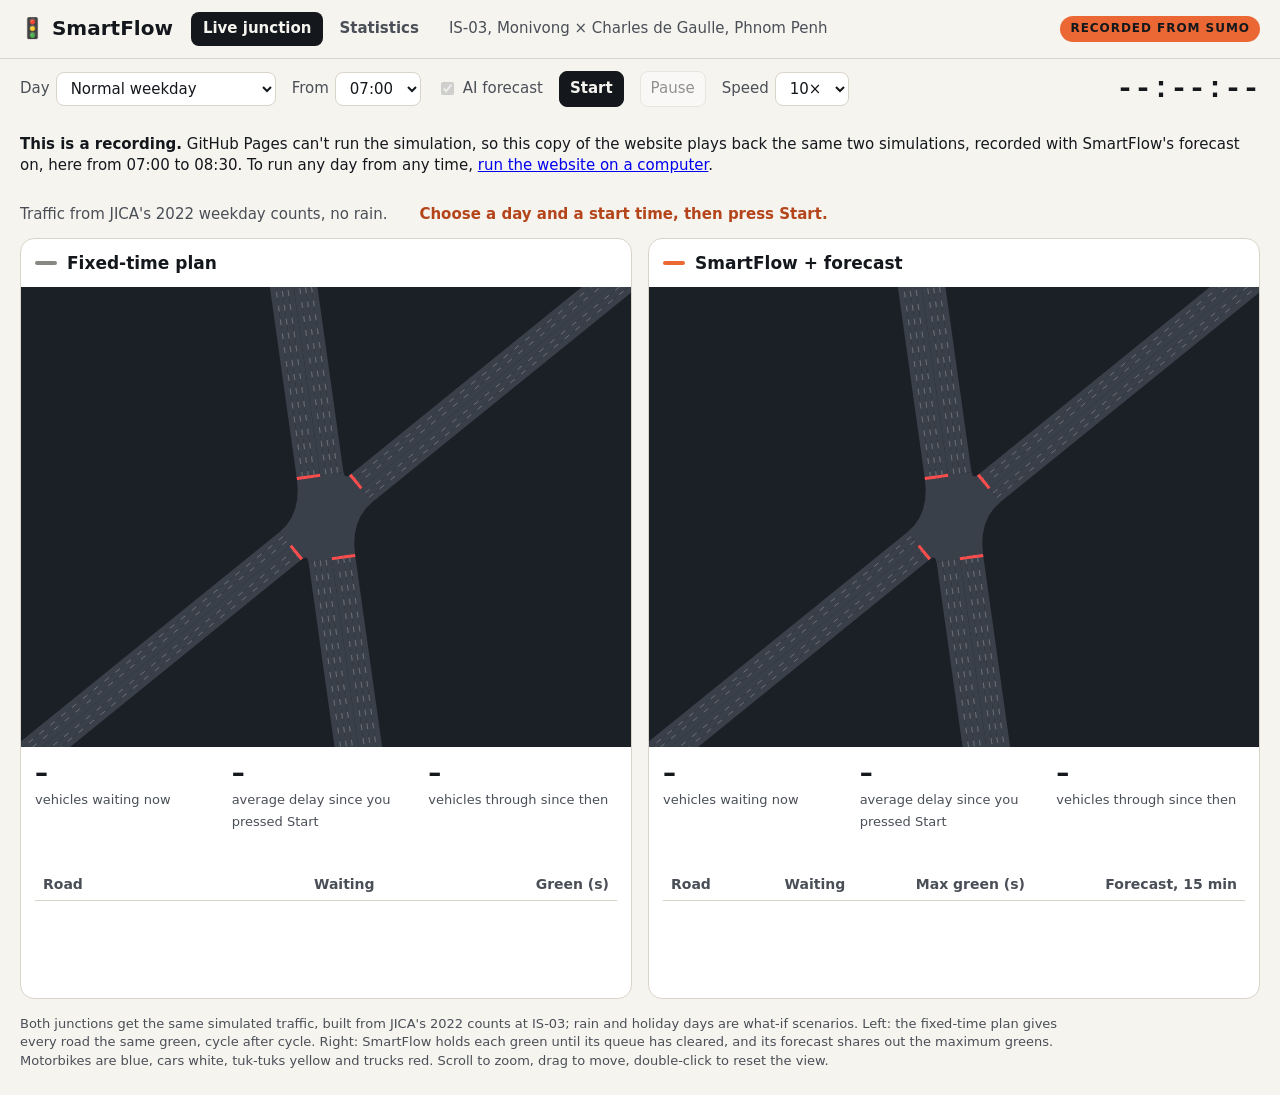
<file: docs/index.html>
<!doctype html>
<html lang="en">
<head>
<meta charset="utf-8">
<meta name="viewport" content="width=device-width, initial-scale=1">
<title>SmartFlow · Live junction</title>
<link rel="stylesheet" href="static/site.css">
<style>
  #clock { margin-left: auto; font: 700 30px/1 ui-monospace, "SF Mono", Menlo, monospace; font-variant-numeric: tabular-nums; }
  #weather { color: #2A5DA8; font-weight: 600; }
  #status { color: var(--accent-text); font-weight: 600; }
  .sides { display: grid; grid-template-columns: 1fr 1fr; gap: 16px; padding: 0 20px 16px; }
  @media (max-width: 960px) { .sides { grid-template-columns: 1fr; } }
  .side { overflow: hidden; }
  .side h2 { margin: 0; padding: 12px 14px; font-size: 17px; display: flex; align-items: center; gap: 10px; }
  .key { width: 22px; height: 4px; border-radius: 2px; }
  canvas { display: block; width: 100%; height: 460px; background: #1B2027; touch-action: none; cursor: grab; }
  canvas:active { cursor: grabbing; }
  .stats { display: grid; grid-template-columns: repeat(3, 1fr); gap: 8px; padding: 12px 14px 2px; }
  .stats b { display: block; font-size: 26px; line-height: 1.15; font-variant-numeric: tabular-nums; }
  .stats span { color: var(--body); font-size: 13px; }
  .now { padding: 6px 14px; color: var(--body); min-height: 2.3em; }
  .side table { width: calc(100% - 28px); margin: 0 14px 6px; }
  #side0 .fc { display: none; }
  ol { list-style: none; margin: 0; padding: 6px 14px 14px; font: 13px/1.6 ui-monospace, Menlo, monospace; color: var(--body); min-height: 7em; }
  ol li { white-space: pre; overflow: hidden; text-overflow: ellipsis; }

  /* Recording mode (?studio): the junction fills the screen at full resolution, with nothing around it to crop */
  #hud { display: none; }
  body.studio { overflow: hidden; background: #0E1116; }
  body.studio, body.studio canvas { cursor: none; }
  body.studio header, body.studio .controls, body.studio .info, body.studio footer, body.studio .side h2,
  body.studio .stats, body.studio .now, body.studio .side table, body.studio .log { display: none; }
  body.studio main.sides { position: fixed; inset: 0; padding: 0; gap: 6px; grid-template-columns: 1fr; }
  body.studio.both main.sides { grid-template-columns: 1fr 1fr; }
  body.studio .side { border: 0; border-radius: 0; box-shadow: none; background: none; }
  body.studio canvas { height: 100vh; }
  body.studio #hud { display: block; position: fixed; inset: 0; pointer-events: none; color: #F6F4EF;
    font-family: system-ui, sans-serif; text-shadow: 0 2px 12px rgba(0, 0, 0, .7); }
  #hud .clock { position: absolute; left: 3vh; top: 2.6vh; font: 700 6.6vh/1 ui-monospace, "SF Mono", Menlo, monospace;
    font-variant-numeric: tabular-nums; }
  body.both #hud .clock { left: 50%; transform: translateX(-50%); }
  #hud .title { position: absolute; top: 2.8vh; right: 3vh; text-align: right; }
  body.both #hud .t0 { right: auto; left: 3vh; text-align: left; }
  body.both #hud .t1 { right: 3vh; }
  body.show0 #hud .t1, body.show1 #hud .t0 { display: none; }
  #hud .title b { display: inline-flex; align-items: center; gap: 1.3vh; font: 700 3.4vh/1.1 system-ui, sans-serif; }
  #hud .title i { display: inline-block; width: 4.4vh; height: .8vh; border-radius: .4vh; }
  #hud .title small { display: block; margin-top: .9vh; font: 600 2.2vh/1.2 system-ui, sans-serif; color: #D9D6CE;
    font-variant-numeric: tabular-nums; }
  #hud .tag { position: absolute; left: 3vh; bottom: 2.4vh; font: 500 1.9vh/1.2 system-ui, sans-serif; opacity: .8; }
  #hud .msg { position: absolute; left: 50%; bottom: 7vh; transform: translateX(-50%); font: 600 2.4vh/1.3 system-ui, sans-serif;
    background: rgba(20, 24, 29, .85); padding: 1vh 2vh; border-radius: 1vh; }
  #hud .msg:empty { display: none; }
</style>
<script src="static/pages.js"></script>
</head>
<body>
<header>
  <a class="brand" href="./">🚦 SmartFlow</a>
  <nav><a href="./" class="here">Live junction</a><a href="stats" id="to-stats">Statistics</a></nav>
  <span class="where">IS-03, Monivong × Charles de Gaulle, Phnom Penh</span>
  <span class="badge">SIMULATED IN SUMO</span>
</header>
<div class="controls">
  <label>Day <select id="day"></select></label>
  <label>From <select id="start"></select></label>
  <label><input type="checkbox" id="forecast" checked> AI forecast</label>
  <button id="go" class="primary">Start</button>
  <button id="play" disabled>Pause</button>
  <label>Speed <select id="speed">
    <option value="5">5×</option><option value="10" selected>10×</option><option value="20">20×</option><option value="50">50×</option>
  </select></label>
  <div id="clock">--:--:--</div>
</div>
<div class="info"><span id="about"></span><span id="weather"></span><span id="status">Connecting…</span></div>
<main class="sides">
  <article class="card side" id="side0">
    <h2><span class="key" style="background:#898781"></span>Fixed-time plan</h2>
    <canvas></canvas>
    <div class="stats">
      <div><b class="waiting">–</b><span>vehicles waiting now</span></div>
      <div><b class="delay">–</b><span>average delay since you pressed Start</span></div>
      <div><b class="done">–</b><span>vehicles through since then</span></div>
    </div>
    <div class="now"></div>
    <table><thead><tr><th>Road</th><th>Waiting</th><th>Green (s)</th><th class="fc">Forecast, 15 min</th></tr></thead><tbody></tbody></table>
    <ol class="log"></ol>
  </article>
  <article class="card side" id="side1">
    <h2><span class="key" style="background:#EB6834"></span><span class="title">SmartFlow + forecast</span></h2>
    <canvas></canvas>
    <div class="stats">
      <div><b class="waiting">–</b><span>vehicles waiting now</span></div>
      <div><b class="delay">–</b><span>average delay since you pressed Start</span></div>
      <div><b class="done">–</b><span>vehicles through since then</span></div>
    </div>
    <div class="now"></div>
    <table><thead><tr><th>Road</th><th>Waiting</th><th>Max green (s)</th><th class="fc">Forecast, 15 min</th></tr></thead><tbody></tbody></table>
    <ol class="log"></ol>
  </article>
</main>
<footer>Both junctions get the same simulated traffic, built from JICA's 2022 counts at IS-03; rain and holiday days
are what-if scenarios. Left: the fixed-time plan gives every road the same green, cycle after cycle. Right: SmartFlow
holds each green until its queue has cleared, and its forecast shares out the maximum greens. Motorbikes are blue,
cars white, tuk-tuks yellow and trucks red. Scroll to zoom, drag to move, double-click to reset the view.</footer>
<div id="hud">
  <div class="clock">--:--</div>
  <div class="title t0"><b><i style="background:#898781"></i>Fixed-time plan</b><small class="now0"></small></div>
  <div class="title t1"><b><i class="key1" style="background:#EB6834"></i><span class="name1">SmartFlow + forecast</span></b><small class="now1"></small></div>
  <div class="tag">IS-03 · Monivong × Charles de Gaulle, Phnom Penh · simulated in SUMO with JICA's 2022 traffic counts</div>
  <div class="msg"></div>
</div>
<script>
const FRAME_MS = 100;                                   // live.py sends a picture every 0.1 s
const GROUND = "#1B2027", ROAD = "#3A4049", MARK = "rgba(255,255,255,0.28)";
const LIGHT = { G: "#2BD47D", g: "#2BD47D", y: "#FFC83D", Y: "#FFC83D", r: "#FF4D4D", R: "#FF4D4D" };
const KIND_COLOR = ["#00AAFF", "#E6E6E6", "#FFC800", "#C8503C"];   // motorbike, car, tuk-tuk, truck: SUMO's colours
const ORDER = ["N_in", "E_in", "S_in", "W_in"];
const $ = s => document.querySelector(s);
const params = new URLSearchParams(location.search);    // ?day=test3_rain_heavy_17-19&start=17:00 opens that day
const STATIC = window.SmartFlowStatic;                  // set on the GitHub Pages copy, which plays recordings (pages.js)
const STATS = STATIC ? "stats.html" : "stats";
let NET = null, DAYS = [], view = null, playing = false, rainMm = 0, ws = null, drag = null, simTime = null;
const sides = [0, 1].map(i => ({ root: $(`#side${i}`), canvas: $(`#side${i} canvas`), prev: new Map(), curr: new Map(), at: 0, data: null }));
const hhmm = t => `${String(Math.floor(t / 3600)).padStart(2, "0")}:${String(Math.floor(t % 3600 / 60)).padStart(2, "0")}`;

// Recording mode: ?studio&day=test1_normal&start=06:15&speed=20 starts by itself, with one junction filling the screen.
// side=both shows fixed-time and SmartFlow side by side (side=fixed only the fixed-time plan), forecast=0 turns the
// forecast off, zoom=1.5 moves closer, hud=0 hides the clock and titles, labels=0 the queue labels on the roads.
// Keys: Space pauses and plays, R starts again, H hides or shows the clock and titles, F goes full screen.
const STUDIO = params.has("studio");
const SHOW = params.get("side") === "both" ? [0, 1] : params.get("side") === "fixed" ? [0] : [1];
const ZOOM = Number(params.get("zoom")) || 1;
const LABEL_PX = STUDIO ? 19 : 13;
if (STUDIO) {
  document.body.classList.add("studio", SHOW.length === 2 ? "both" : `show${SHOW[0]}`);
  for (const i of [0, 1]) if (!SHOW.includes(i)) $(`#side${i}`).style.display = "none";
  if (params.get("hud") === "0") $("#hud").style.display = "none";
  addEventListener("keydown", e => {
    if (e.code === "Space") { e.preventDefault(); $("#play").click(); }
    else if (e.key === "r" || e.key === "R") $("#go").click();
    else if (e.key === "h" || e.key === "H") $("#hud").style.display = $("#hud").style.display === "none" ? "" : "none";
    else if (e.key === "f" || e.key === "F") document.documentElement.requestFullscreen?.();
  });
}

for (let m = 6 * 60 + 15; m <= 21 * 60 + 30; m += 15) $("#start").add(new Option(hhmm(m * 60)));

function send(msg) { if (ws && ws.readyState === WebSocket.OPEN) ws.send(JSON.stringify(msg)); }
function status(text) { $("#status").textContent = text; $("#hud .msg").textContent = text; }
function setPlaying(p) { playing = p; $("#play").disabled = false; $("#play").textContent = p ? "Pause" : "Play"; }

function statsLink() {                                   // the Statistics page opens on the same day and time
  const [h, m] = $("#start").value.split(":").map(Number);
  const t = simTime ?? h * 3600 + m * 60;
  const at = Math.min(78300, Math.max(22500, Math.floor(t / 300) * 300));
  $("#to-stats").href = `${STATS}?day=${encodeURIComponent($("#day").value)}&time=${hhmm(at)}`;
}

function connect() {
  ws = STATIC ? STATIC.replay() : new WebSocket(`ws://${location.host}/ws`);
  ws.onmessage = e => {
    const m = JSON.parse(e.data);
    if (m.type === "hello") hello(m);
    else if (m.type === "frame") frame(m);
    else if (m.type === "ready") { setPlaying(true); status(""); }
    else if (m.type === "status") { status(m.text); if (m.end) setPlaying(false); }
  };
  ws.onclose = () => { status("Disconnected. Is live.py still running? Start it again, then reload this page."); $("#play").disabled = true; };
}

function hello(m) {
  NET = m.net; DAYS = m.days;
  $("#day").innerHTML = "";
  for (const d of DAYS) $("#day").add(new Option(d.label, d.id));
  if (DAYS.some(d => d.id === params.get("day"))) $("#day").value = params.get("day");
  pickDay();
  if ([...$("#start").options].some(o => o.value === params.get("start"))) $("#start").value = params.get("start");
  statsLink();
  status("Choose a day and a start time, then press Start.");
  if (STUDIO) {                                          // start by itself with the settings in the address
    $("#forecast").checked = params.get("forecast") !== "0";
    const speed = params.get("speed") || "20";
    if (![...$("#speed").options].some(o => o.value === speed)) $("#speed").add(new Option(`${speed}×`, speed));
    $("#speed").value = speed;
    send({ cmd: "speed", value: Number(speed) });
    $("#go").click();
  }
}

function pickDay() {
  const d = DAYS.find(d => d.id === $("#day").value);
  if (d.times) {                                         // a recording offers only the times it covers
    $("#start").innerHTML = "";
    for (const t of d.times) $("#start").add(new Option(t));
  }
  $("#start").value = d.start;
  $("#about").textContent = d.about;
  simTime = null;
  statsLink();
}

$("#day").onchange = pickDay;
$("#start").onchange = () => { simTime = null; statsLink(); };
$("#go").onclick = () => {
  for (const s of sides) { s.prev = new Map(); s.curr = new Map(); s.data = null; s.root.querySelector(".log").innerHTML = ""; }
  const withForecast = $("#forecast").checked;
  $("#side1 .title").textContent = withForecast ? "SmartFlow + forecast" : "SmartFlow";
  $("#side1 .key").style.background = withForecast ? "#EB6834" : "#2A78D6";
  $("#hud .name1").textContent = withForecast ? "SmartFlow + forecast" : "SmartFlow";
  $("#hud .key1").style.background = withForecast ? "#EB6834" : "#2A78D6";
  status("Starting…");
  send({ cmd: "start", day: $("#day").value, start: $("#start").value, forecast: withForecast });
};
$("#play").onclick = () => { setPlaying(!playing); send({ cmd: playing ? "play" : "pause" }); };
$("#speed").onchange = () => send({ cmd: "speed", value: Number($("#speed").value) });

function frame(m) {
  $("#clock").textContent = m.clock;
  simTime = m.t;
  statsLink();
  rainMm = m.rain_mm;
  $("#weather").textContent = rainMm >= 0.5 ? `Rain this hour: ${rainMm.toFixed(1)} mm (simulated)` : "";
  m.sides.forEach((s, i) => {
    const side = sides[i];
    side.prev = side.curr;
    side.curr = new Map();
    for (let k = 0; k < s.veh.length; k += 5) side.curr.set(s.veh[k], [s.veh[k + 1], s.veh[k + 2], s.veh[k + 3], s.veh[k + 4]]);
    side.at = performance.now();
    side.data = s;
    panel(side, s, i === 0);
    if (STUDIO) $(`#hud .now${i}`).textContent = s.green
      ? `Green: ${NET.names[s.green.approach]} · ${s.green.elapsed} s · ${s.waiting} waiting` : `Changing lights · ${s.waiting} waiting`;
  });
  if (STUDIO) $("#hud .clock").textContent = m.clock.slice(0, 5);
}

function panel(side, s, fixed) {
  const r = side.root, name = a => NET.names[a];
  r.querySelector(".waiting").textContent = s.waiting;
  r.querySelector(".delay").textContent = s.delay == null ? "–" : `${Math.round(s.delay)} s`;
  r.querySelector(".done").textContent = s.done.toLocaleString("en-US");
  r.querySelector(".now").textContent = !s.green ? "Yellow and all-red between two greens" : fixed
    ? `Green: ${name(s.green.approach)}, ${s.green.elapsed} s of the plan's ${s.green.max} s`
    : `Green: ${name(s.green.approach)}, ${s.green.elapsed} s so far. It ends when the queue has cleared, at most ${s.green.max} s`;
  r.querySelector("tbody").innerHTML = ORDER.map(a =>
    `<tr><td><span class="dot" style="background:${LIGHT[s.signal[NET.links[a]]] || LIGHT.r}"></span>${name(a)}</td>` +
    `<td>${s.queues[a]}</td><td>${s.limits[a]}</td><td class="fc">${s.expected ? s.expected[a] : "–"}</td></tr>`).join("");
  r.querySelector(".log").innerHTML = s.log.map(([t, road, len, queue, why]) =>
    `<li>${t}  ${road.padEnd(11)} queue ${String(queue).padStart(3)} → green ${String(len).padStart(2)} s, ${why}</li>`).join("");
}

// Drawing: world metres (y up, junction at 0,0) to canvas pixels. Both canvases share one view.
function path(ctx, pts, sx, sy) {
  ctx.beginPath();
  pts.forEach(([x, y], i) => i ? ctx.lineTo(sx(x), sy(y)) : ctx.moveTo(sx(x), sy(y)));
}

function draw() {
  const now = performance.now();
  for (const side of sides) drawSide(side, now);
  requestAnimationFrame(draw);
}

function drawSide(side, now) {
  const c = side.canvas, dpr = window.devicePixelRatio || 1, W = c.clientWidth, H = c.clientHeight;
  if (c.width !== Math.round(W * dpr) || c.height !== Math.round(H * dpr)) { c.width = Math.round(W * dpr); c.height = Math.round(H * dpr); }
  const ctx = c.getContext("2d");
  ctx.setTransform(dpr, 0, 0, dpr, 0, 0);
  ctx.fillStyle = GROUND;
  ctx.fillRect(0, 0, W, H);
  if (!NET || !W) return;
  if (!view) view = { x: 0, y: 0, s: Math.min(W, H) / 250 * ZOOM };
  const sx = x => W / 2 + (x - view.x) * view.s, sy = y => H / 2 - (y - view.y) * view.s;

  ctx.lineCap = "butt"; ctx.lineJoin = "round"; ctx.strokeStyle = ROAD;
  for (const lane of NET.lanes) { ctx.lineWidth = lane.width * view.s; path(ctx, lane.shape, sx, sy); ctx.stroke(); }
  ctx.fillStyle = ROAD; path(ctx, NET.junction, sx, sy); ctx.closePath(); ctx.fill();
  ctx.strokeStyle = MARK; ctx.lineWidth = 1; ctx.setLineDash([6, 8]);
  for (const mark of NET.marks) { path(ctx, mark, sx, sy); ctx.stroke(); }
  ctx.setLineDash([]);

  const signal = side.data ? side.data.signal : "";
  ctx.lineWidth = Math.max(3, 1.2 * view.s);
  for (const stop of NET.stops) {
    ctx.strokeStyle = LIGHT[signal[stop.link]] || LIGHT.r;
    ctx.beginPath(); ctx.moveTo(sx(stop.a[0]), sy(stop.a[1])); ctx.lineTo(sx(stop.b[0]), sy(stop.b[1])); ctx.stroke();
  }

  const t = Math.min(1, (now - side.at) / FRAME_MS);     // glide between the last two pictures
  for (const [id, v] of side.curr) {
    let [x, y, a, kind] = v;
    const p = side.prev.get(id);
    if (p) { x = p[0] + (x - p[0]) * t; y = p[1] + (y - p[1]) * t; a = p[2] + ((a - p[2] + 540) % 360 - 180) * t; }
    const [len, wid] = NET.sizes[kind];
    const w = Math.max(wid * view.s, 1.5), l = Math.max(len * view.s, 2.5);
    ctx.save();
    ctx.translate(sx(x), sy(y));
    ctx.rotate(a * Math.PI / 180);                        // SUMO's angle: 0 = north, clockwise; position = front bumper
    ctx.fillStyle = KIND_COLOR[kind];
    ctx.fillRect(-w / 2, 0, w, l);
    ctx.restore();
  }

  if (rainMm >= 0.5) {
    ctx.fillStyle = "rgba(60,90,140,0.14)"; ctx.fillRect(0, 0, W, H);
    ctx.strokeStyle = "rgba(170,200,255,0.4)"; ctx.lineWidth = 1; ctx.beginPath();
    for (let i = 0, n = Math.min(260, 40 + rainMm * 14); i < n; i++) {
      const rx = Math.random() * W, ry = Math.random() * H;
      ctx.moveTo(rx, ry); ctx.lineTo(rx - 4, ry + 12);
    }
    ctx.stroke();
  }
  if (side.data) labels(ctx, W, H, side.data, sx, sy);
}

function labels(ctx, W, H, s, sx, sy) {
  if (STUDIO && params.get("labels") === "0") return;
  const px = LABEL_PX, h = Math.round(px * 1.85);
  ctx.font = `600 ${px}px system-ui, sans-serif`; ctx.textAlign = "center"; ctx.textBaseline = "middle";
  const cx = sx(0), cy = sy(0), pad = 22;
  const top = STUDIO ? H * 0.17 : pad, bottom = STUDIO ? H * 0.1 : pad;   // keep clear of the clock, titles and credit
  for (const a of ORDER) {
    const [ex, ey] = NET.arms[a];
    let dx = sx(ex) - cx, dy = sy(ey) - cy;
    const d = Math.hypot(dx, dy); dx /= d; dy /= d;
    let k = d * 0.92;                                    // as far out along the road as fits on the canvas
    if (dx > 0) k = Math.min(k, (W - pad - cx) / dx); if (dx < 0) k = Math.min(k, (pad - cx) / dx);
    if (dy > 0) k = Math.min(k, (H - bottom - cy) / dy); if (dy < 0) k = Math.min(k, (top - cy) / dy);
    if (!(k > 60)) continue;
    const text = `${NET.names[a]} · ${s.queues[a]} waiting`, w = ctx.measureText(text).width + px * 1.4;
    const x = Math.min(W - w / 2 - 4, Math.max(w / 2 + 4, cx + dx * k)), y = cy + dy * k;
    ctx.fillStyle = "rgba(20,24,29,0.85)";
    ctx.beginPath(); ctx.roundRect(x - w / 2, y - h / 2, w, h, h / 2); ctx.fill();
    ctx.fillStyle = "#F6F4EF"; ctx.fillText(text, x, y + 0.5);
  }
}

for (const { canvas } of sides) {
  canvas.addEventListener("wheel", e => {
    e.preventDefault();
    if (!view) return;
    const W = canvas.clientWidth, H = canvas.clientHeight;
    const wx = view.x + (e.offsetX - W / 2) / view.s, wy = view.y - (e.offsetY - H / 2) / view.s;
    view.s = Math.min(25, Math.max(0.5, view.s * Math.exp(-e.deltaY * 0.0015)));
    view.x = wx - (e.offsetX - W / 2) / view.s; view.y = wy + (e.offsetY - H / 2) / view.s;
  }, { passive: false });
  canvas.addEventListener("pointerdown", e => { if (view) { drag = { x: e.clientX, y: e.clientY, vx: view.x, vy: view.y }; canvas.setPointerCapture(e.pointerId); } });
  canvas.addEventListener("pointermove", e => { if (drag) { view.x = drag.vx - (e.clientX - drag.x) / view.s; view.y = drag.vy + (e.clientY - drag.y) / view.s; } });
  canvas.addEventListener("pointerup", () => { drag = null; });
  canvas.addEventListener("dblclick", () => { view = null; });
}

connect();
requestAnimationFrame(draw);
</script>
</body>
</html>
</file>
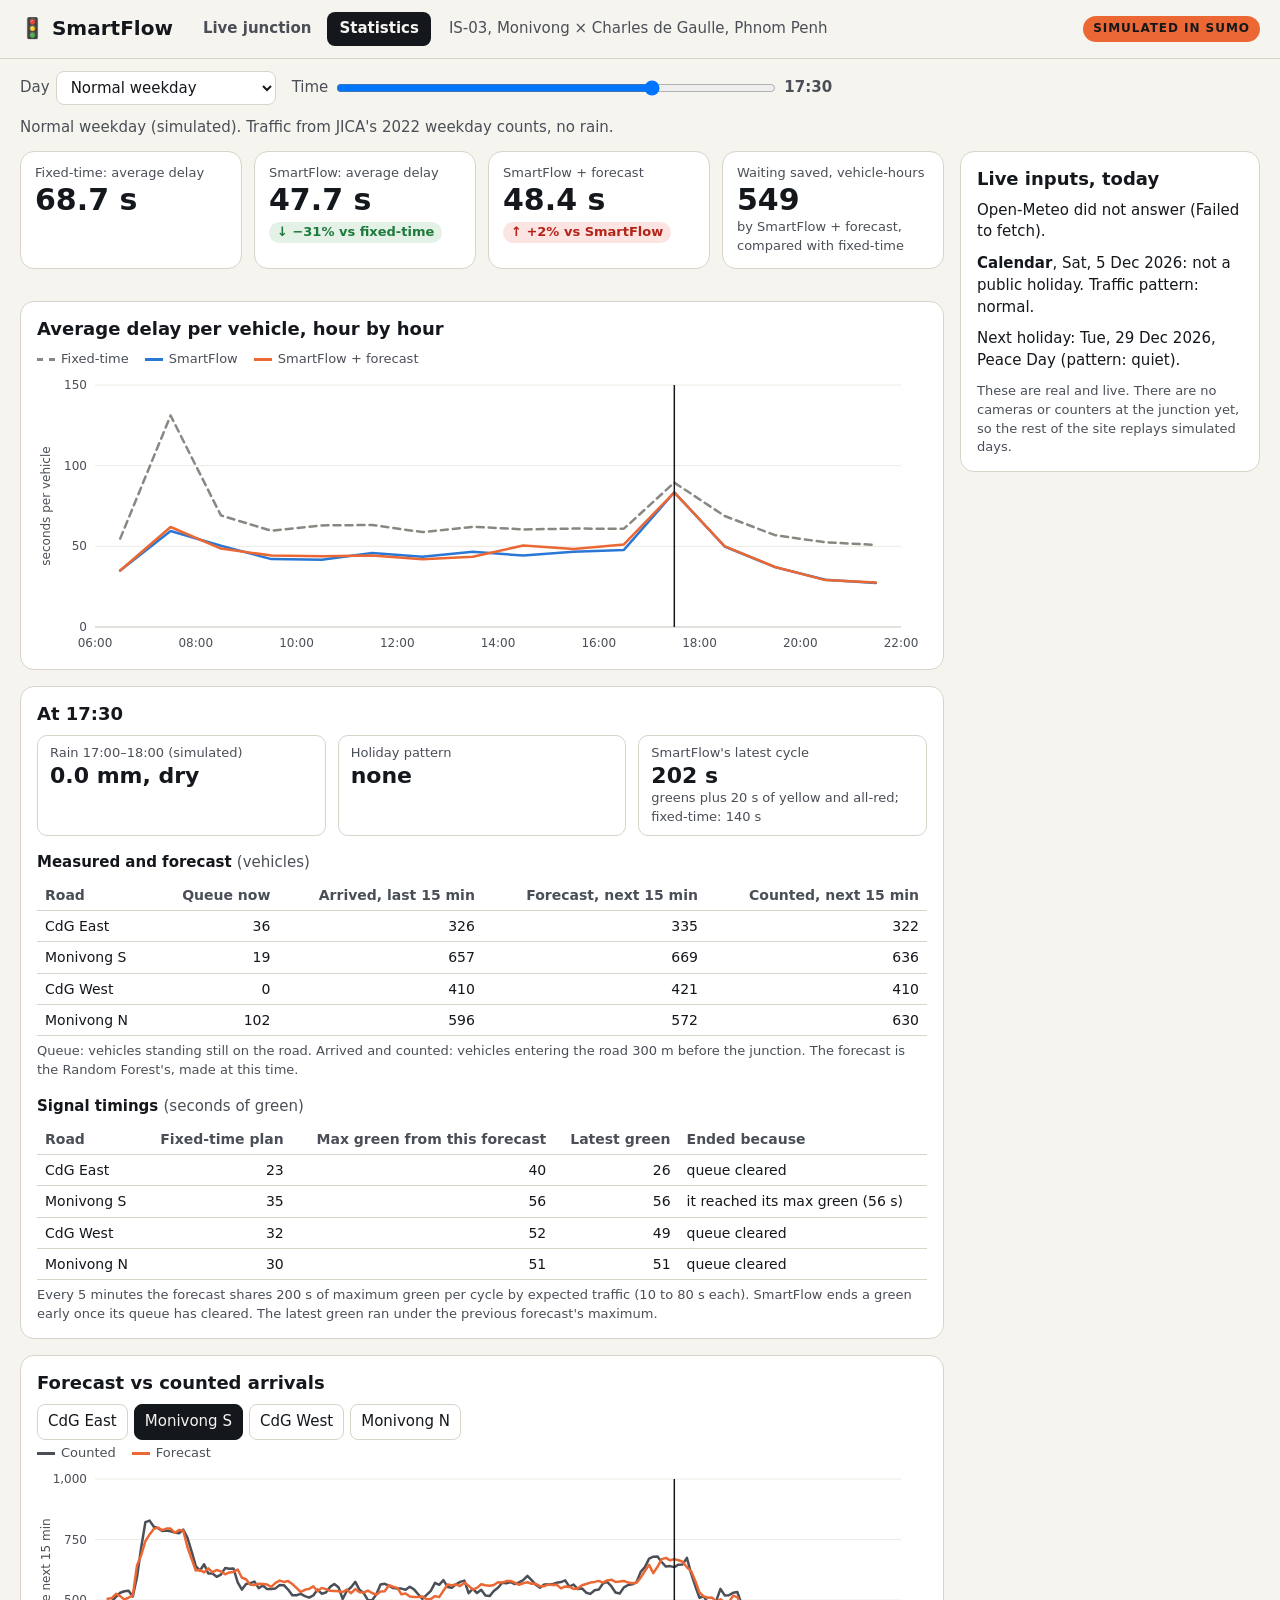
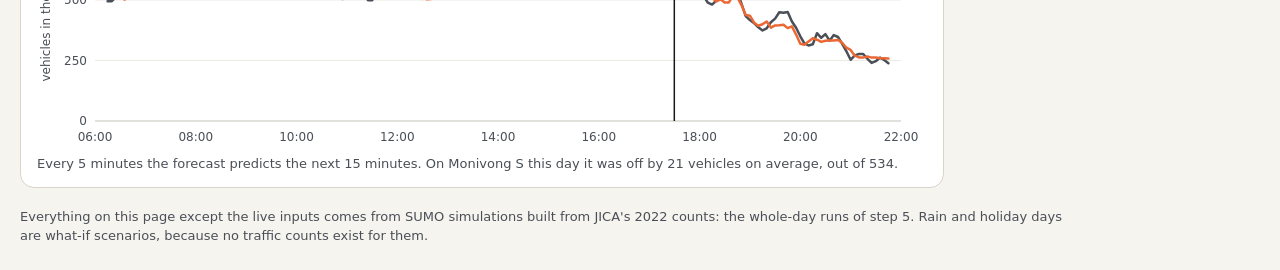
<file: docs/stats.html>
<!doctype html>
<html lang="en">
<head>
<meta charset="utf-8">
<meta name="viewport" content="width=device-width, initial-scale=1">
<title>SmartFlow · Statistics</title>
<link rel="stylesheet" href="static/site.css">
<style>
  .layout { display: grid; grid-template-columns: minmax(0, 1fr) 300px; gap: 16px; padding: 0 20px 20px; align-items: start; }
  @media (max-width: 1000px) { .layout { grid-template-columns: 1fr; } }
  main { display: flex; flex-direction: column; gap: 16px; min-width: 0; }
  .pad { padding: 14px 16px; }
  h2 { margin: 0 0 8px; font-size: 18px; }
  h3 { margin: 16px 0 6px; font-size: 15px; }
  h3 span { font-weight: 400; color: var(--body); }
  .tiles { display: grid; grid-template-columns: repeat(4, minmax(0, 1fr)); gap: 12px; }
  @media (max-width: 760px) { .tiles { grid-template-columns: repeat(2, minmax(0, 1fr)); } }
  .tile { padding: 12px 14px; }
  .k { color: var(--body); font-size: 13px; }
  .v { font-size: 30px; font-weight: 700; line-height: 1.2; font-variant-numeric: tabular-nums; }
  .delta { display: inline-block; margin-top: 4px; font-size: 13px; font-weight: 600; padding: 1px 8px; border-radius: 999px; }
  .delta.good { background: var(--good-bg); color: var(--good); }
  .delta.bad { background: var(--bad-bg); color: var(--bad); }
  .note { margin: 0; color: var(--body); font-size: 13px; }
  .minis { display: grid; grid-template-columns: repeat(3, minmax(0, 1fr)); gap: 12px; }
  .mini { border: 1px solid var(--rule); border-radius: 10px; padding: 8px 12px; }
  .mini .v { font-size: 22px; }
  .pad table { width: 100%; }
  #timings td:last-child, #timings th:last-child { text-align: left; }
  .cap { margin: 6px 0 0; color: var(--body); font-size: 13px; }
  .legend { display: flex; flex-wrap: wrap; gap: 6px 16px; font-size: 13px; color: var(--body); margin: 2px 0 6px; }
  .legend i, .tip i { display: inline-block; width: 18px; border-top: 3px solid; vertical-align: middle; margin-right: 6px; }
  .tip i { width: 12px; }
  .chart { position: relative; }
  .chart svg { display: block; }
  .chart .ax { font-size: 12px; fill: var(--body); }
  .tip { position: absolute; display: none; pointer-events: none; background: var(--ink); color: var(--paper); font-size: 12px; line-height: 1.5; padding: 6px 9px; border-radius: 6px; white-space: nowrap; }
  .seg { display: flex; flex-wrap: wrap; gap: 6px; margin: 0 0 4px; }
  .seg button.on { background: var(--ink); color: var(--paper); border-color: var(--ink); }
  #time { width: min(440px, 60vw); }
  #time-label { font-variant-numeric: tabular-nums; min-width: 3.2em; }
  aside p { margin: 0 0 10px; }
</style>
<script src="static/pages.js"></script>
</head>
<body>
<header>
  <a class="brand" href="./">🚦 SmartFlow</a>
  <nav><a href="./" id="to-live">Live junction</a><a href="stats" class="here" id="to-stats">Statistics</a></nav>
  <span class="where">IS-03, Monivong × Charles de Gaulle, Phnom Penh</span>
  <span class="badge">SIMULATED IN SUMO</span>
</header>
<div class="controls">
  <label>Day <select id="day"></select></label>
  <label>Time <input type="range" id="time" min="22500" max="78300" step="300" value="63000"><b id="time-label">17:30</b></label>
</div>
<div class="info"><span id="about"></span></div>
<div class="layout">
  <main>
    <section class="tiles" id="tiles"></section>
    <p class="note" id="note"></p>
    <section class="card pad">
      <h2>Average delay per vehicle, hour by hour</h2>
      <div class="legend" id="legend-hourly"></div>
      <div class="chart" id="hourly"></div>
    </section>
    <section class="card pad">
      <h2 id="at-title">At 17:30</h2>
      <div class="minis" id="minis"></div>
      <h3>Measured and forecast <span>(vehicles)</span></h3>
      <table id="measured"></table>
      <p class="cap">Queue: vehicles standing still on the road. Arrived and counted: vehicles entering the road 300 m before
        the junction. The forecast is the Random Forest's, made at this time.</p>
      <h3>Signal timings <span>(seconds of green)</span></h3>
      <table id="timings"></table>
      <p class="cap">Every 5 minutes the forecast shares 200 s of maximum green per cycle by expected traffic (10 to 80 s
        each). SmartFlow ends a green early once its queue has cleared. The latest green ran under the previous forecast's maximum.</p>
    </section>
    <section class="card pad">
      <h2>Forecast vs counted arrivals</h2>
      <div class="seg" id="roads"></div>
      <div class="legend" id="legend-arrivals"></div>
      <div class="chart" id="arrivals"></div>
      <p class="cap" id="mae"></p>
    </section>
  </main>
  <aside class="card pad" id="inputs"><h2>Live inputs, today</h2><p class="cap">Loading…</p></aside>
</div>
<footer>Everything on this page except the live inputs comes from SUMO simulations built from JICA's 2022 counts: the
whole-day runs of step 5. Rain and holiday days are what-if scenarios, because no traffic counts exist for them.</footer>
<script>
const $ = s => document.querySelector(s);
const FIRST = 22500, LAST = 78300;                      // 06:15 to 21:45: the forecast needs 15 minutes of counts, and so does its check
const NAMES = { N_in: "Monivong N", E_in: "CdG East", S_in: "Monivong S", W_in: "CdG West" };
const ORDER = ["E_in", "S_in", "W_in", "N_in"];         // the order in which the signal serves the roads
const RUNS = [["fixed", "Fixed-time", "#898781", "7 5"], ["adaptive", "SmartFlow", "#2A78D6", ""], ["predict", "SmartFlow + forecast", "#EB6834", ""]];
const params = new URLSearchParams(location.search);    // ?day=test3_rain_heavy_17-19&time=18:00 opens that day and time
const hhmm = t => `${String(Math.floor(t / 3600)).padStart(2, "0")}:${String(Math.floor(t % 3600 / 60)).padStart(2, "0")}`;
const num = n => Math.round(n).toLocaleString("en-US");
const esc = s => String(s).replace(/[&<>"]/g, c => ({ "&": "&amp;", "<": "&lt;", ">": "&gt;", '"': "&quot;" })[c]);
let DAYS = [], data = null, road = "S_in", byTime = new Map();
const STATIC = window.SmartFlowStatic;                  // set on the GitHub Pages copy, which reads files instead (pages.js)
const STATS = STATIC ? "stats.html" : "stats";
const api = async path => STATIC ? STATIC.api(path) : (await fetch(`api/${path}`)).json();

async function init() {
  $("#to-stats").href = STATS;
  try {
    DAYS = await api("days");
  } catch {
    $("#tiles").innerHTML = STATIC ? `<p class="note">The statistics could not be loaded. Reload the page to try again.</p>`
      : `<p class="note">The website is not running. Start it with .venv/bin/python live.py, then reload.</p>`;
    return;
  }
  for (const d of DAYS) $("#day").add(new Option(d.label, d.id));
  if (DAYS.some(d => d.id === params.get("day"))) $("#day").value = params.get("day");
  const [h, m] = (params.get("time") || "").split(":").map(Number);
  if (h >= 0 && m >= 0) $("#time").value = Math.min(LAST, Math.max(FIRST, Math.round((h * 3600 + m * 60) / 300) * 300));
  $("#roads").innerHTML = ORDER.map(a => `<button data-road="${a}">${NAMES[a]}</button>`).join("");
  $("#roads").onclick = e => { const b = e.target.closest("button"); if (b) { road = b.dataset.road; drawArrivals(); } };
  $("#day").onchange = loadDay;
  $("#time").oninput = () => { moment(); drawHourly(); drawArrivals(); links(); };
  window.addEventListener("resize", () => { drawHourly(); drawArrivals(); });
  loadDay();
  liveInputs();
}

function links() {                                       // the address, and the Live junction link, follow the day and time
  const t = Number($("#time").value), day = $("#day").value, d = DAYS.find(d => d.id === day);
  $("#time-label").textContent = hhmm(t);
  $("#about").textContent = d ? `${d.label} (simulated). ${d.about}` : "";
  const start = Math.min(77400, Math.max(FIRST, Math.floor(t / 900) * 900));
  $("#to-live").href = `./?day=${encodeURIComponent(day)}&start=${hhmm(start)}`;
  history.replaceState(null, "", `${STATS}?day=${encodeURIComponent(day)}&time=${hhmm(t)}`);
}

async function loadDay() {
  links();
  data = null;
  $("#tiles").innerHTML = `<p class="note">Reading the results…</p>`;
  for (const id of ["#note", "#hourly", "#minis", "#measured", "#timings", "#arrivals", "#mae"]) $(id).innerHTML = "";
  const result = await api(`stats/${encodeURIComponent($("#day").value)}`);
  if (result.error) { $("#tiles").innerHTML = `<p class="note">${esc(result.error)}</p>`; return; }
  data = result;
  byTime = new Map();
  for (const [t, a, arrived, queue, max, fc] of data.ticks) {
    if (!byTime.has(t)) byTime.set(t, {});
    byTime.get(t)[a] = { arrived, queue, max, fc };
  }
  tiles(); drawHourly(); moment(); drawArrivals();
}

function sum3(times, a) {                               // vehicles counted in three 5-minute periods
  let total = 0;
  for (const t of times) { const v = byTime.get(t)?.[a]?.arrived; if (v == null) return null; total += v; }
  return total;
}
const last15 = (t, a) => sum3([t - 600, t - 300, t], a);
const next15 = (t, a) => sum3([t + 300, t + 600, t + 900], a);

function tiles() {
  const { fixed: f, adaptive: s, predict: p } = data.runs;
  const change = (a, b, what) => {
    const pct = Math.round(100 * (a / b - 1)), good = pct <= 0;
    return `<span class="delta ${good ? "good" : "bad"}">${good ? "↓" : "↑"} ${pct > 0 ? "+" : pct < 0 ? "−" : ""}${Math.abs(pct)}% ${what}</span>`;
  };
  $("#tiles").innerHTML = [
    ["Fixed-time: average delay", `${f.avg.toFixed(1)} s`, ""],
    ["SmartFlow: average delay", `${s.avg.toFixed(1)} s`, change(s.avg, f.avg, "vs fixed-time")],
    ["SmartFlow + forecast", `${p.avg.toFixed(1)} s`, change(p.avg, s.avg, "vs SmartFlow")],
    ["Waiting saved, vehicle-hours", num((f.avg - p.avg) * p.vehicles / 3600), `<div class="k">by SmartFlow + forecast, compared with fixed-time</div>`],
  ].map(([k, v, extra]) => `<div class="card tile"><div class="k">${k}</div><div class="v">${v}</div>${extra}</div>`).join("");
  $("#note").textContent = f.vehicles < p.vehicles
    ? `With fixed-time signals, ${num(p.vehicles - f.vehicles)} vehicles were still queuing when the run stopped at 22:05. They are left out of its average, so the real fixed-time delay was even higher.`
    : "";
}

function drawHourly() {
  if (!data) return;
  chart($("#hourly"), $("#legend-hourly"), {
    unit: "seconds per vehicle", x: data.hours.map(h => h + 0.5),
    labels: data.hours.map(h => `${hhmm(h * 3600)}–${hhmm((h + 1) * 3600)}`),
    series: RUNS.map(([key, name, color, dash]) => ({ name, color, dash, y: data.runs[key].hourly })),
    marker: Number($("#time").value) / 3600 });
}

function moment() {
  if (!data) return;
  const t = Number($("#time").value), h = Math.floor(t / 3600), hour = hhmm(h * 3600), mm = data.rain_mm[hour] ?? 0;
  $("#at-title").textContent = `At ${hhmm(t)}`;
  const level = mm < 0.5 ? "dry" : mm < 2.5 ? "light" : mm < 10 ? "moderate" : "heavy";
  const latest = {};
  for (const g of data.greens) { if (g[0] > t) break; latest[g[1]] = g; }   // greens are in time order
  const clearance = data.plan_cycle - ORDER.reduce((sum, a) => sum + data.plan[a], 0);
  const cycle = ORDER.every(a => latest[a]) ? ORDER.reduce((sum, a) => sum + Math.floor(latest[a][3]), 0) + clearance : null;
  $("#minis").innerHTML = [
    [`Rain ${hour}–${hhmm((h + 1) * 3600)} (simulated)`, `${mm.toFixed(1)} mm, ${level}`, ""],
    ["Holiday pattern", data.holiday || "none", ""],
    ["SmartFlow's latest cycle", cycle == null ? "–" : `${cycle} s`, `greens plus ${clearance} s of yellow and all-red; fixed-time: ${data.plan_cycle} s`],
  ].map(([k, v, sub]) => `<div class="mini"><div class="k">${k}</div><div class="v">${v}</div>${sub ? `<div class="k">${sub}</div>` : ""}</div>`).join("");
  const now = byTime.get(t) || {}, show = v => v == null ? "–" : num(v);
  $("#measured").innerHTML = "<tr><th>Road</th><th>Queue now</th><th>Arrived, last 15 min</th><th>Forecast, next 15 min</th><th>Counted, next 15 min</th></tr>" +
    ORDER.map(a => `<tr><td>${NAMES[a]}</td><td>${show(now[a]?.queue)}</td><td>${show(last15(t, a))}</td><td>${show(now[a]?.fc)}</td><td>${show(next15(t, a))}</td></tr>`).join("");
  $("#timings").innerHTML = "<tr><th>Road</th><th>Fixed-time plan</th><th>Max green from this forecast</th><th>Latest green</th><th>Ended because</th></tr>" +
    ORDER.map(a => {
      const g = latest[a];
      const why = !g ? "–" : g[4] === "queue cleared" ? "queue cleared"
        : g[4] === "exit blocked" ? "nobody could cross: the road ahead was full" : `it reached its max green (${g[5]} s)`;
      return `<tr><td>${NAMES[a]}</td><td>${data.plan[a]}</td><td>${show(now[a]?.max)}</td><td>${g ? Math.floor(g[3]) : "–"}</td><td>${why}</td></tr>`;
    }).join("");
}

function drawArrivals() {
  for (const b of $("#roads").children) b.classList.toggle("on", b.dataset.road === road);
  if (!data) return;
  const times = [...byTime.keys()].filter(t => t >= FIRST && t <= LAST).sort((a, b) => a - b);
  const counted = times.map(t => next15(t, road)), predicted = times.map(t => byTime.get(t)[road]?.fc ?? null);
  chart($("#arrivals"), $("#legend-arrivals"), {
    unit: "vehicles in the next 15 min", x: times.map(t => t / 3600), labels: times.map(t => `${hhmm(t)}–${hhmm(t + 900)}`),
    series: [{ name: "Counted", color: "#4A4F57", y: counted }, { name: "Forecast", color: "#EB6834", y: predicted }],
    marker: Number($("#time").value) / 3600 });
  const pairs = times.map((t, i) => [predicted[i], counted[i]]).filter(([p, c]) => p != null && c != null);
  const off = pairs.reduce((sum, [p, c]) => sum + Math.abs(p - c), 0) / pairs.length;
  const mean = pairs.reduce((sum, [, c]) => sum + c, 0) / pairs.length;
  $("#mae").textContent = `Every 5 minutes the forecast predicts the next 15 minutes. On ${NAMES[road]} this day it was off by ${num(off)} vehicles on average, out of ${num(mean)}.`;
}

// A line chart over the day (x in hours, 06:00 to 22:00) with a tooltip for every series and the chosen time as a rule.
function chart(el, legend, { unit, x, labels, series, marker }) {
  legend.innerHTML = series.map(s => `<span><i style="border-color:${s.color};border-top-style:${s.dash ? "dashed" : "solid"}"></i>${s.name}</span>`).join("");
  const W = Math.max(320, el.clientWidth), H = 280, m = { l: 58, r: 26, t: 10, b: 28 };   // r: room for "22:00"
  const iw = W - m.l - m.r, ih = H - m.t - m.b, x0 = 6, x1 = 22;
  const top = Math.max(1, ...series.flatMap(s => s.y.filter(v => v != null)));
  const raw = top / 4, mag = 10 ** Math.floor(Math.log10(raw)), f = raw / mag;
  const step = (f <= 1 ? 1 : f <= 2 ? 2 : f <= 2.5 ? 2.5 : f <= 5 ? 5 : 10) * mag, ymax = Math.ceil(top / step) * step;
  const X = v => m.l + (v - x0) / (x1 - x0) * iw, Y = v => m.t + ih - v / ymax * ih;
  let svg = `<svg width="${W}" height="${H}" role="img" aria-label="${unit} by time of day">`;
  for (let v = 0; v <= ymax + 1e-9; v += step)
    svg += `<line x1="${m.l}" x2="${W - m.r}" y1="${Y(v)}" y2="${Y(v)}" stroke="${v ? "#ECEAE3" : "#C3C2B7"}"/>` +
           `<text class="ax" x="${m.l - 8}" y="${Y(v) + 4}" text-anchor="end">${num(v)}</text>`;
  for (let hr = 6; hr <= 22; hr += 2) svg += `<text class="ax" x="${X(hr)}" y="${H - 8}" text-anchor="middle">${hhmm(hr * 3600)}</text>`;
  svg += `<text class="ax" transform="translate(13 ${m.t + ih / 2}) rotate(-90)" text-anchor="middle">${unit}</text>`;
  for (const s of series) {
    let d = "", pen = false;
    s.y.forEach((v, i) => { if (v == null) { pen = false; return; } d += `${pen ? "L" : "M"}${X(x[i]).toFixed(1)},${Y(v).toFixed(1)}`; pen = true; });
    svg += `<path d="${d}" fill="none" stroke="${s.color}" stroke-width="2.5" stroke-linejoin="round" stroke-linecap="round"${s.dash ? ` stroke-dasharray="${s.dash}"` : ""}/>`;
  }
  if (marker != null) svg += `<line x1="${X(marker)}" x2="${X(marker)}" y1="${m.t}" y2="${m.t + ih}" stroke="#14181D" stroke-width="1.5"/>`;
  svg += `<line class="hover" y1="${m.t}" y2="${m.t + ih}" stroke="#898781" visibility="hidden"/><g class="dots"></g>`;
  svg += `<rect x="${m.l}" y="${m.t}" width="${iw}" height="${ih}" fill="transparent" pointer-events="all"/></svg><div class="tip"></div>`;
  el.innerHTML = svg;
  const box = el.querySelector("svg"), hit = el.querySelector("rect"), rule = el.querySelector(".hover");
  const dots = el.querySelector(".dots"), tip = el.querySelector(".tip");
  hit.addEventListener("mousemove", e => {
    const at = x0 + (e.clientX - box.getBoundingClientRect().left - m.l) / iw * (x1 - x0);
    let i = 0;
    x.forEach((v, k) => { if (Math.abs(v - at) < Math.abs(x[i] - at)) i = k; });
    rule.setAttribute("x1", X(x[i])); rule.setAttribute("x2", X(x[i])); rule.setAttribute("visibility", "visible");
    dots.innerHTML = series.filter(s => s.y[i] != null)
      .map(s => `<circle cx="${X(x[i])}" cy="${Y(s.y[i])}" r="4" fill="${s.color}" stroke="#fff" stroke-width="1.5"/>`).join("");
    tip.innerHTML = `<b>${labels[i]}</b>` + series.map(s => `<div><i style="border-color:${s.color}"></i>${s.name}: ${s.y[i] == null ? "–" : num(s.y[i])}</div>`).join("");
    tip.style.display = "block";
    const right = X(x[i]) + 12;
    tip.style.left = `${right + tip.offsetWidth > W ? X(x[i]) - 12 - tip.offsetWidth : right}px`;
    tip.style.top = `${m.t + 6}px`;
  });
  hit.addEventListener("mouseleave", () => { rule.setAttribute("visibility", "hidden"); dots.innerHTML = ""; tip.style.display = "none"; });
}

async function liveInputs() {
  let r;
  try { r = await api("inputs"); } catch { return; }
  const w = r.weather;
  const date = s => new Date(`${s}T12:00:00`).toLocaleDateString("en-GB", { weekday: "short", day: "numeric", month: "short", year: "numeric" });
  const weather = w.error ? `<p>Open-Meteo did not answer (${esc(w.error)}).</p>`
    : `<p><b>Weather at IS-03</b> at ${esc(w.time)} (Open-Meteo): ${Math.round(w.temperature_c)} °C, ${esc(w.sky)}, ` +
      `${w.rain_mm_15min.toFixed(1)} mm of rain in the last 15 minutes. Rain expected 06:00–22:00: ${w.rain_today_mm.toFixed(1)} mm.</p>`;
  const today = `<p><b>Calendar</b>, ${date(r.today.date)}: ${esc(r.today.name || "not a public holiday")}. Traffic pattern: ${esc(r.today.pattern || "normal")}.</p>`;
  const next = r.next ? `<p>Next holiday: ${date(r.next.date)}, ${esc(r.next.name)} (pattern: ${esc(r.next.pattern || "normal")}).</p>`
    : "<p>No more holidays in the 2026 calendar.</p>";
  $("#inputs").innerHTML = `<h2>Live inputs, today</h2>${weather}${today}${next}` +
    `<p class="cap">These are real and live. There are no cameras or counters at the junction yet, so the rest of the site replays simulated days.</p>`;
}

init();
</script>
</body>
</html>
</file>
<file: docs/static/site.css>
/* Shared by the live junction page (live.html) and the statistics page (stats.html). */
:root {
  --ink: #14181D; --paper: #F6F4EF; --body: #4A4F57; --rule: #D9D4C9; --soft: #ECE8DF;
  --accent: #EB6834; --accent-text: #B4441A; --blue: #2A78D6; --gray: #898781;
  --good: #1E7A3A; --good-bg: #E3F1E6; --bad: #B42318; --bad-bg: #FBE4E1;
}
* { box-sizing: border-box; }
body { margin: 0; background: var(--paper); color: var(--ink); font: 15px/1.45 system-ui, -apple-system, "Segoe UI", sans-serif; }
header { display: flex; align-items: center; gap: 10px 18px; flex-wrap: wrap; padding: 12px 20px; border-bottom: 1px solid var(--rule); }
.brand { font-weight: 700; font-size: 20px; color: var(--ink); text-decoration: none; }
nav { display: flex; gap: 4px; }
nav a { padding: 6px 12px; border-radius: 8px; color: var(--body); font-weight: 600; text-decoration: none; }
nav a:hover { background: var(--soft); }
nav a.here { background: var(--ink); color: var(--paper); }
.where { color: var(--body); }
.badge { margin-left: auto; background: var(--accent); color: var(--ink); font-weight: 700; font-size: 12px; letter-spacing: .08em; padding: 4px 10px; border-radius: 999px; }
.controls { display: flex; flex-wrap: wrap; align-items: center; gap: 10px 16px; padding: 12px 20px; }
.controls label { display: flex; align-items: center; gap: 6px; color: var(--body); }
select, button { font: inherit; padding: 6px 10px; border-radius: 8px; border: 1px solid var(--rule); background: #fff; color: var(--ink); }
button { cursor: pointer; }
button.primary { background: var(--ink); color: var(--paper); border-color: var(--ink); font-weight: 600; }
button:disabled { opacity: .45; cursor: default; }
.info { display: flex; flex-wrap: wrap; gap: 6px 16px; padding: 0 20px 12px; color: var(--body); }
.card { background: #fff; border: 1px solid var(--rule); border-radius: 14px; }
table { border-collapse: collapse; font-variant-numeric: tabular-nums; font-size: 14px; }
th, td { padding: 5px 8px; border-bottom: 1px solid var(--rule); text-align: right; }
th { color: var(--body); font-weight: 600; }
th:first-child, td:first-child { text-align: left; }
.dot { display: inline-block; width: 10px; height: 10px; border-radius: 50%; margin-right: 7px; vertical-align: -1px; }
footer { padding: 0 20px 24px; color: var(--body); font-size: 13px; max-width: 1100px; }
</file>
